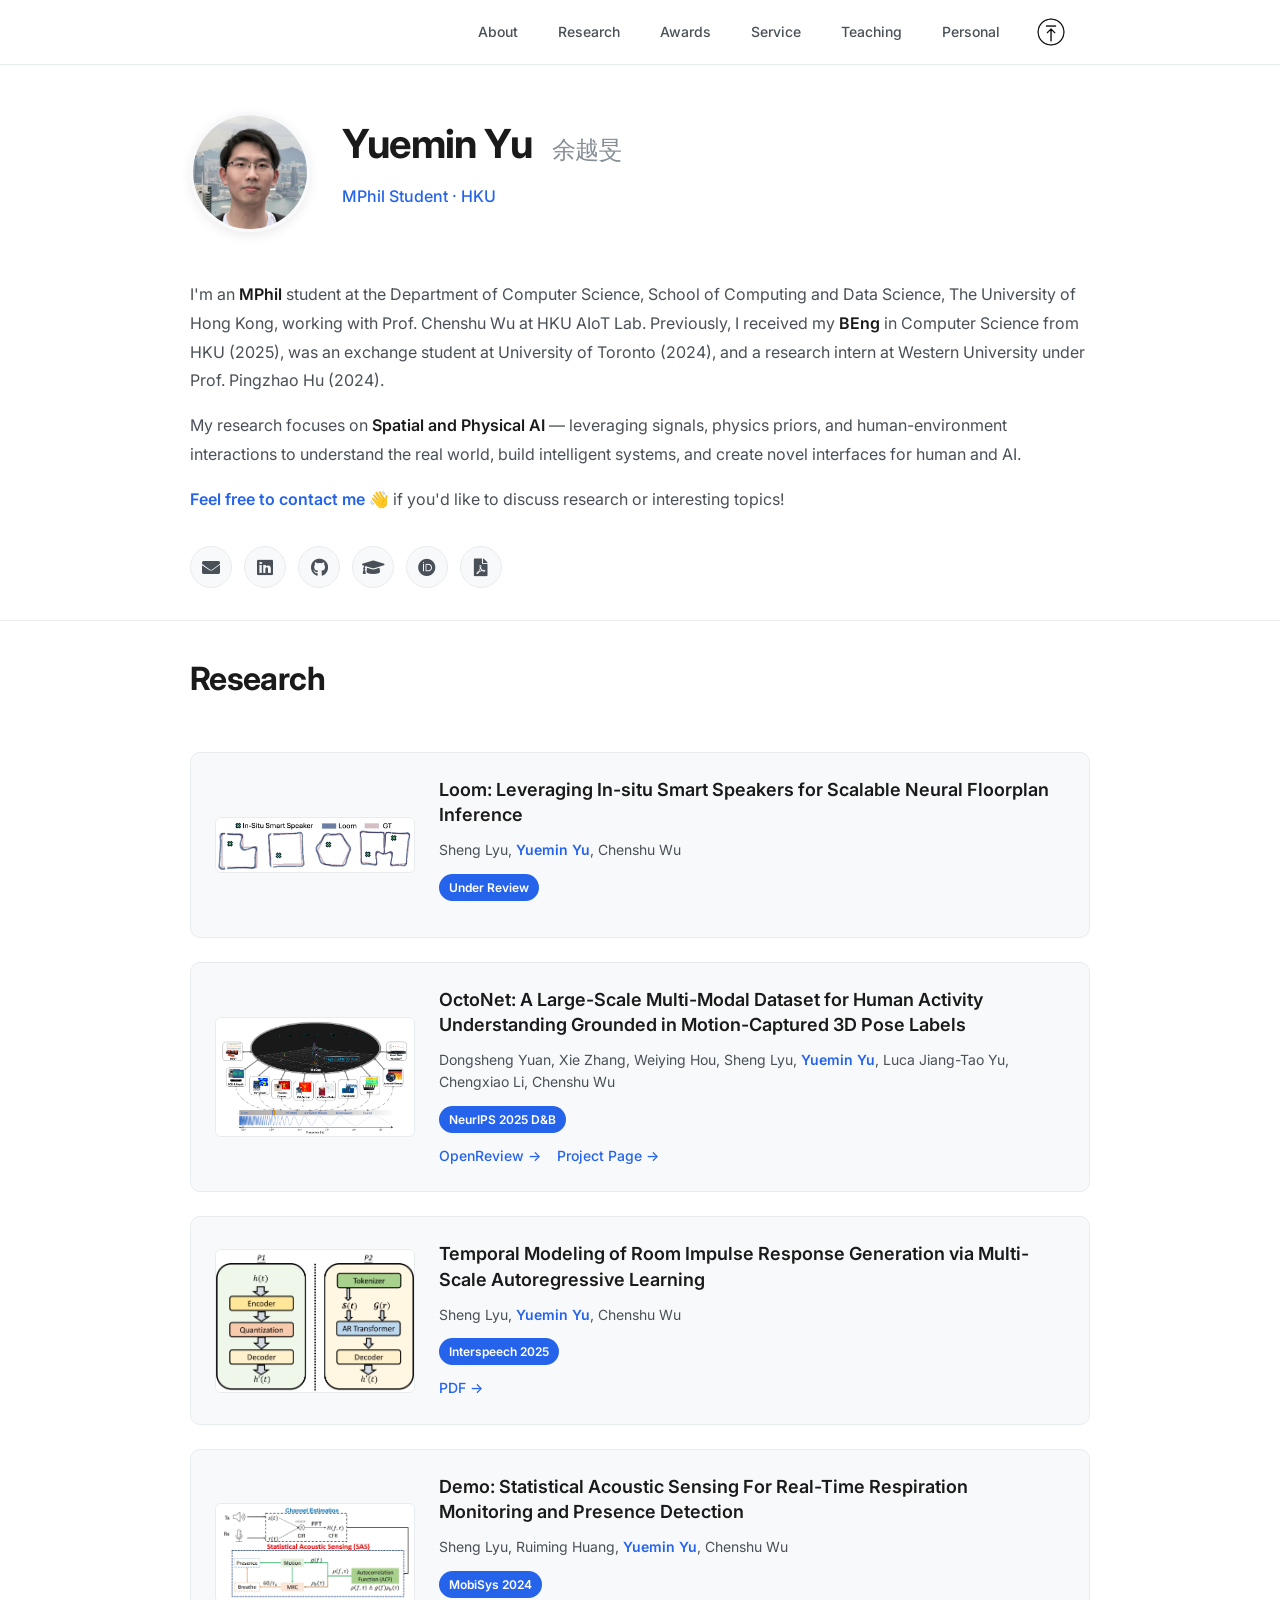
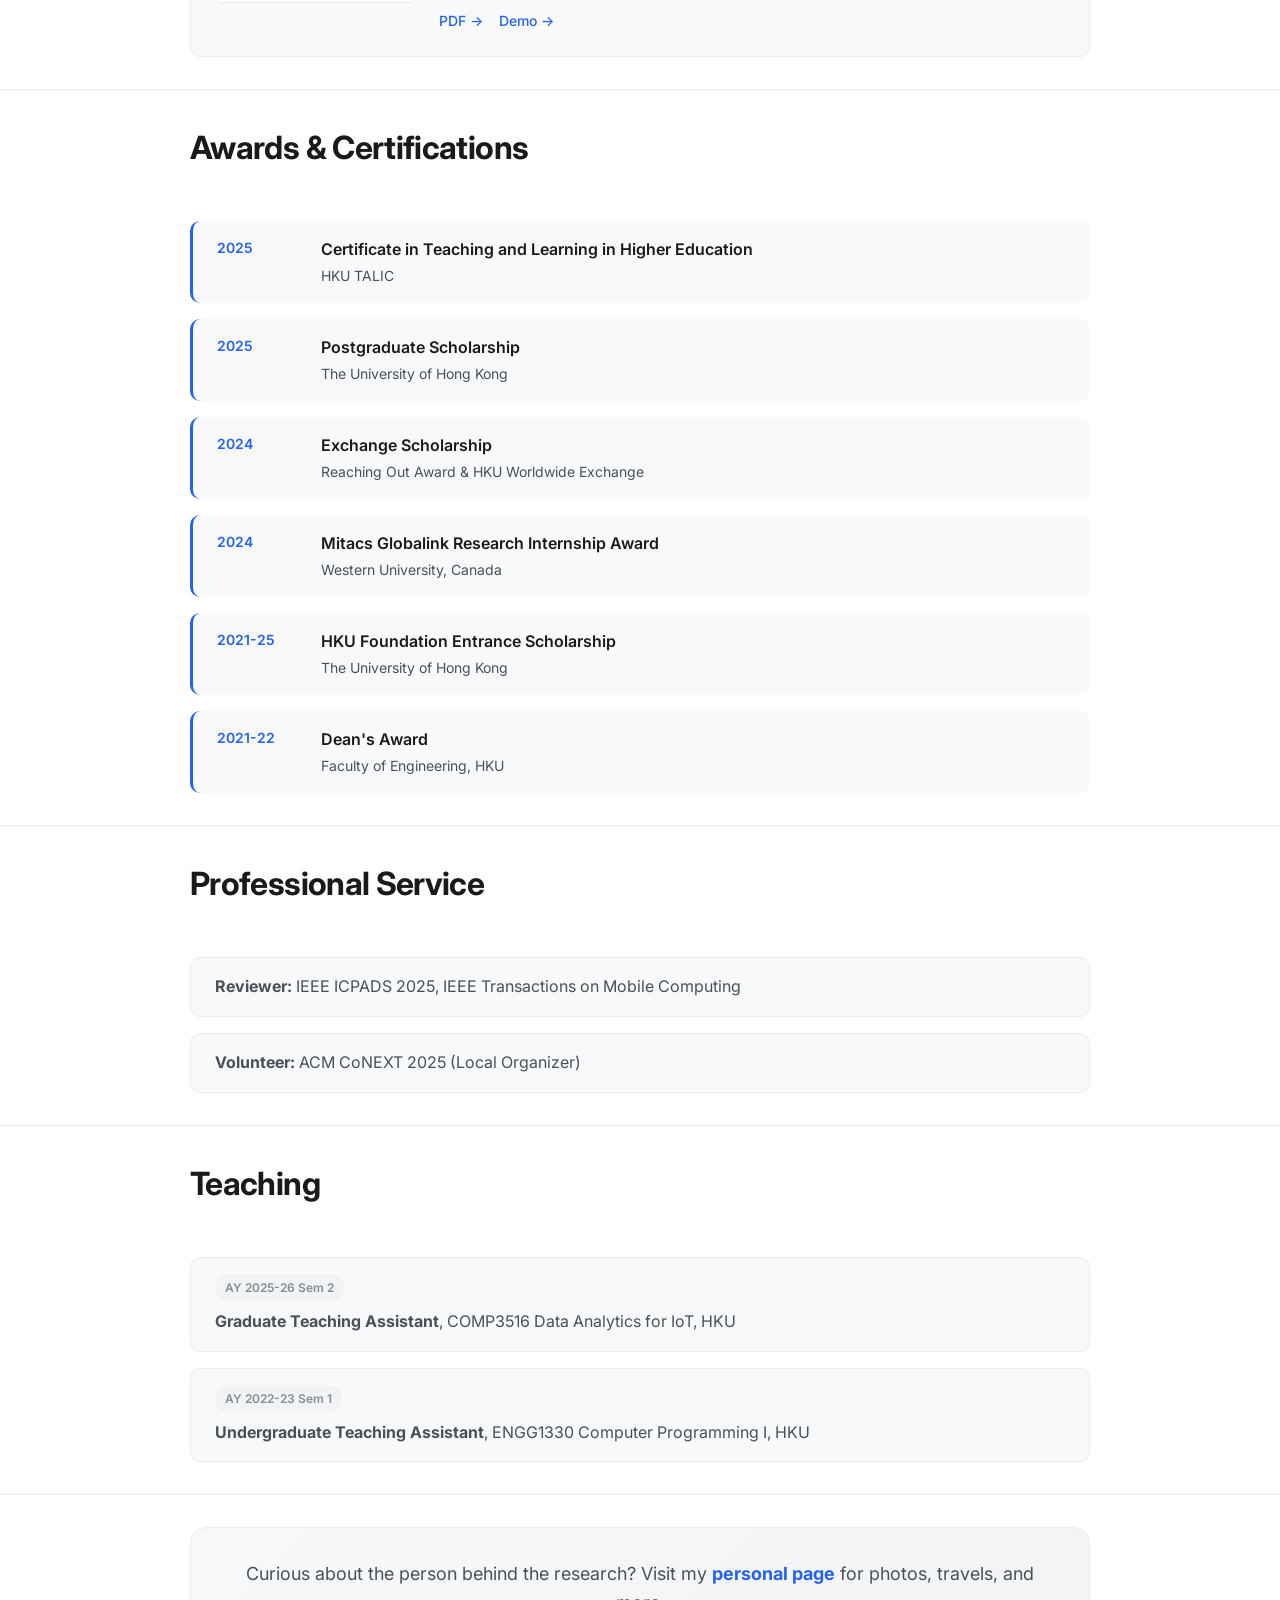
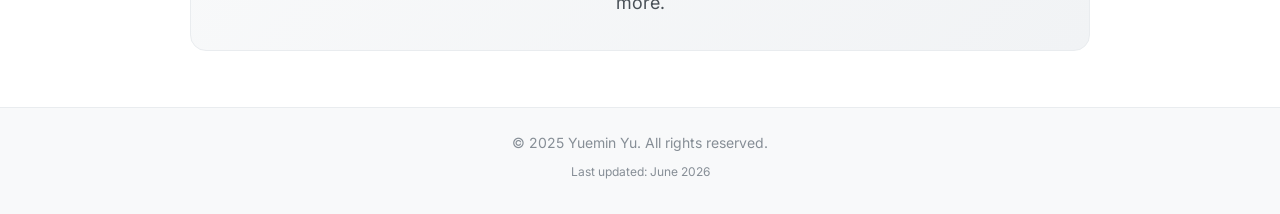
<file: index.html>
<!doctype html>
<html lang="en">
    <head>
        <meta charset="UTF-8" />
        <meta http-equiv="X-UA-Compatible" content="IE=edge" />
        <meta name="viewport" content="width=device-width, initial-scale=1.0" />
        <!-- Primary Meta Tags -->
        <title>Yuemin's Page</title>
        <meta name="title" content="Yuemin's Page" />
        <meta name="description" content="" />

        <!-- Favicon -->
        <link rel="icon" href="/favicon.ico?v=2" type="image/x-icon" />
        <link
            rel="apple-touch-icon"
            sizes="180x180"
            href="assets/favicon/apple-touch-icon.png?v=2"
        />
        <link
            rel="icon"
            type="image/png"
            sizes="32x32"
            href="assets/favicon/favicon-32x32.png?v=2"
        />
        <link
            rel="icon"
            type="image/png"
            sizes="16x16"
            href="assets/favicon/favicon-16x16.png?v=2"
        />
        <link rel="manifest" href="assets/favicon/site.webmanifest?v=2" />

        <!-- Fonts & Icons -->
        <link
            rel="stylesheet"
            href="https://use.fontawesome.com/releases/v5.15.4/css/all.css"
            integrity="sha384-DyZ88mC6Up2uqS4h/KRgHuoeGwBcD4Ng9SiP4dIRy0EXTlnuz47vAwmeGwVChigm"
            crossorigin="anonymous"
        />
        <link rel="preconnect" href="https://fonts.googleapis.com" />
        <link rel="preconnect" href="https://fonts.gstatic.com" crossorigin />
        <link
            href="https://fonts.googleapis.com/css2?family=Inter:wght@300;400;500;600;700&display=swap"
            rel="stylesheet"
        />

        <link rel="stylesheet" href="css/style.css" />
        <link rel="stylesheet" href="css/utilities.css" />
        <link rel="stylesheet" href="css/publication-card.css" />
    </head>
    <body>
        <div class="site-wrapper">
            <!-- Navbar -->
            <nav class="navbar">
                <div class="nav-container">
                    <div class="hamburger">
                        <span class="bar"></span>
                        <span class="bar"></span>
                        <span class="bar"></span>
                    </div>
                    <ul class="nav-menu">
                        <li><a class="nav-link" href="#about">About</a></li>
                        <li>
                            <a class="nav-link" href="#research">Research</a>
                        </li>
                        <li><a class="nav-link" href="#awards">Awards</a></li>
                        <li>
                            <a class="nav-link" href="#services">Service</a>
                        </li>
                        <li>
                            <a class="nav-link" href="#teaching">Teaching</a>
                        </li>
                        <li>
                            <a class="nav-link" href="#personal">Personal</a>
                        </li>
                    </ul>
                    <div class="logo">
                        <a
                            href="#"
                            onclick="
                                window.scrollTo({ top: 0, behavior: 'smooth' });
                                return false;
                            "
                            ><img
                                src="./assets/icons/theme/back-to-the-top-8.png"
                                alt="Back to Top"
                        /></a>
                    </div>
                </div>
            </nav>

            <!-- Hero Section -->
            <header id="about" class="hero">
                <div class="hero-container">
                    <div class="profile-section">
                        <img
                            class="profile-image"
                            src="assets/profile/me.jpg"
                            alt="Yuemin Yu"
                        />
                        <div class="hero-content">
                            <h1 class="hero-title">
                                Yuemin Yu
                                <span class="hero-subtitle">余越旻</span>
                            </h1>
                            <p class="hero-tagline">MPhil Student · HKU</p>
                        </div>
                    </div>

                    <div class="hero-bio">
                        <p>
                            I'm an <strong>MPhil</strong> student at the
                            <a href="https://www.cs.hku.hk/"
                                >Department of Computer Science</a
                            >,
                            <a href="https://www.cds.hku.hk/"
                                >School of Computing and Data Science</a
                            >, The University of Hong Kong, working with
                            <a href="https://cswu.me">Prof. Chenshu Wu</a> at
                            <a href="https://aiot.hku.hk/">HKU AIoT Lab</a>.
                            Previously, I received my <strong>BEng</strong> in
                            Computer Science from HKU (2025), was an exchange
                            student at
                            <a href="https://www.utoronto.ca"
                                >University of Toronto</a
                            >
                            (2024), and a research intern at Western University
                            under
                            <a href="https://phulab.org">Prof. Pingzhao Hu</a>
                            (2024).
                        </p>

                        <p>
                            My research focuses on
                            <strong class="accent-text"
                                >Spatial and Physical AI</strong
                            >
                            — leveraging signals, physics priors, and
                            human-environment interactions to understand the
                            real world, build intelligent systems, and create
                            novel interfaces for human and AI.
                        </p>

                        <p>
                            <span class="accent-text"
                                >Feel free to contact me</span
                            >
                            👋 if you'd like to discuss research or interesting
                            topics!
                        </p>
                    </div>

                    <div class="social-links">
                        <a
                            href="mailto:yuyuemin@connect.hku.hk"
                            class="social-icon"
                            title="Email"
                        >
                            <i class="fas fa-envelope"></i>
                        </a>
                        <a
                            href="https://www.linkedin.com/in/yuemin-yu-63aa1622b"
                            target="_blank"
                            rel="noopener"
                            class="social-icon"
                            title="LinkedIn"
                        >
                            <i class="fab fa-linkedin"></i>
                        </a>
                        <a
                            href="https://github.com/YuyueminAustin"
                            target="_blank"
                            rel="noopener"
                            class="social-icon"
                            title="GitHub"
                        >
                            <i class="fab fa-github"></i>
                        </a>
                        <a
                            href="https://scholar.google.com/citations?user=QToTjaAAAAAJ"
                            target="_blank"
                            rel="noopener"
                            class="social-icon"
                            title="Google Scholar"
                        >
                            <i class="fas fa-graduation-cap"></i>
                        </a>
                        <a
                            href="https://orcid.org/0009-0009-9298-4652"
                            target="_blank"
                            rel="noopener"
                            class="social-icon"
                            title="ORCID"
                        >
                            <i class="fab fa-orcid"></i>
                        </a>
                        <a
                            href="assets/documents/cv/YUEMIN_YU_CV.pdf"
                            target="_blank"
                            class="social-icon"
                            title="CV"
                        >
                            <i class="fas fa-file-pdf"></i>
                        </a>
                    </div>
                </div>
            </header>

            <!-- Research Section -->
            <section id="research" class="section">
                <div class="section-container">
                    <h2 class="section-title">Research</h2>
                    <div class="publications">
                        <article class="publication-item">
                            <div class="pub-thumb">
                                <img
                                    src="assets/research/projects/loom.jpg"
                                    alt="Loom"
                                />
                            </div>
                            <div class="pub-content">
                                <h3 class="pub-title">
                                    Loom: Leveraging In-situ Smart Speakers for
                                    Scalable Neural Floorplan Inference
                                </h3>
                                <p class="pub-authors">
                                    Sheng Lyu,
                                    <strong class="pub-me">Yuemin Yu</strong>,
                                    Chenshu Wu
                                </p>
                                <p class="pub-venue">
                                    <span class="venue-badge"
                                        >Under Review</span
                                    >
                                </p>
                            </div>
                        </article>

                        <article class="publication-item">
                            <div class="pub-thumb">
                                <img
                                    src="assets/research/projects/multi.png"
                                    alt="OctoNet"
                                />
                            </div>
                            <div class="pub-content">
                                <h3 class="pub-title">
                                    OctoNet: A Large-Scale Multi-Modal Dataset
                                    for Human Activity Understanding Grounded in
                                    Motion-Captured 3D Pose Labels
                                </h3>
                                <p class="pub-authors">
                                    Dongsheng Yuan, Xie Zhang, Weiying Hou,
                                    Sheng Lyu,
                                    <strong class="pub-me">Yuemin Yu</strong>,
                                    Luca Jiang-Tao Yu, Chengxiao Li, Chenshu Wu
                                </p>
                                <p class="pub-venue">
                                    <span class="venue-badge"
                                        >NeurIPS 2025 D&B</span
                                    >
                                </p>
                                <div class="pub-links">
                                    <a
                                        href="https://openreview.net/forum?id=z3TftXOizf"
                                        target="_blank"
                                        rel="noopener"
                                        >OpenReview</a
                                    >
                                    <a
                                        href="https://aiot-lab.github.io/OctoNet/"
                                        target="_blank"
                                        rel="noopener"
                                        >Project Page</a
                                    >
                                </div>
                            </div>
                        </article>

                        <article class="publication-item">
                            <div class="pub-thumb">
                                <img
                                    src="assets/research/projects/rir.jpg"
                                    alt="Room Impulse Response"
                                />
                            </div>
                            <div class="pub-content">
                                <h3 class="pub-title">
                                    Temporal Modeling of Room Impulse Response
                                    Generation via Multi-Scale Autoregressive
                                    Learning
                                </h3>
                                <p class="pub-authors">
                                    Sheng Lyu,
                                    <strong class="pub-me">Yuemin Yu</strong>,
                                    Chenshu Wu
                                </p>
                                <p class="pub-venue">
                                    <span class="venue-badge"
                                        >Interspeech 2025</span
                                    >
                                </p>
                                <div class="pub-links">
                                    <a
                                        href="assets/documents/publications/temporal.pdf"
                                        target="_blank"
                                        rel="noopener"
                                        >PDF</a
                                    >
                                </div>
                            </div>
                        </article>

                        <article class="publication-item">
                            <div class="pub-thumb">
                                <img
                                    src="assets/research/projects/vecare.png"
                                    alt="VeCare"
                                />
                            </div>
                            <div class="pub-content">
                                <h3 class="pub-title">
                                    Demo: Statistical Acoustic Sensing For
                                    Real-Time Respiration Monitoring and
                                    Presence Detection
                                </h3>
                                <p class="pub-authors">
                                    Sheng Lyu, Ruiming Huang,
                                    <strong class="pub-me">Yuemin Yu</strong>,
                                    Chenshu Wu
                                </p>
                                <p class="pub-venue">
                                    <span class="venue-badge"
                                        >MobiSys 2024</span
                                    >
                                </p>
                                <div class="pub-links">
                                    <a
                                        href="assets/documents/publications/vecaredemo.pdf"
                                        target="_blank"
                                        rel="noopener"
                                        >PDF</a
                                    >
                                    <a
                                        href="https://youtu.be/1bxpXNwHGv0"
                                        target="_blank"
                                        rel="noopener"
                                        >Demo</a
                                    >
                                </div>
                            </div>
                        </article>
                    </div>
                </div>
            </section>

            <!-- Awards Section -->
            <section id="awards" class="section">
                <div class="section-container">
                    <h2 class="section-title">Awards & Certifications</h2>
                    <div class="awards-list">
                        <div class="award-item">
                            <span class="award-year">2025</span>
                            <div class="award-content">
                                <p class="award-name">
                                    Certificate in Teaching and Learning in
                                    Higher Education
                                </p>
                                <p class="award-org">
                                    <a href="https://talic.hku.hk/"
                                        >HKU TALIC</a
                                    >
                                </p>
                            </div>
                        </div>
                        <div class="award-item">
                            <span class="award-year">2025</span>
                            <div class="award-content">
                                <p class="award-name">
                                    Postgraduate Scholarship
                                </p>
                                <p class="award-org">
                                    The University of Hong Kong
                                </p>
                            </div>
                        </div>
                        <div class="award-item">
                            <span class="award-year">2024</span>
                            <div class="award-content">
                                <p class="award-name">Exchange Scholarship</p>
                                <p class="award-org">
                                    Reaching Out Award & HKU Worldwide Exchange
                                </p>
                            </div>
                        </div>
                        <div class="award-item">
                            <span class="award-year">2024</span>
                            <div class="award-content">
                                <p class="award-name">
                                    Mitacs Globalink Research Internship Award
                                </p>
                                <p class="award-org">
                                    Western University, Canada
                                </p>
                            </div>
                        </div>
                        <div class="award-item">
                            <span class="award-year">2021-25</span>
                            <div class="award-content">
                                <p class="award-name">
                                    HKU Foundation Entrance Scholarship
                                </p>
                                <p class="award-org">
                                    The University of Hong Kong
                                </p>
                            </div>
                        </div>
                        <div class="award-item">
                            <span class="award-year">2021-22</span>
                            <div class="award-content">
                                <p class="award-name">Dean's Award</p>
                                <p class="award-org">
                                    <a href="https://engg.hku.hk"
                                        >Faculty of Engineering, HKU</a
                                    >
                                </p>
                            </div>
                        </div>
                    </div>
                </div>
            </section>

            <!-- Services Section -->
            <section id="services" class="section">
                <div class="section-container">
                    <h2 class="section-title">Professional Service</h2>
                    <div class="service-list">
                        <div class="service-item">
                            <p>
                                <strong>Reviewer:</strong> IEEE ICPADS 2025,
                                IEEE Transactions on Mobile Computing
                            </p>
                        </div>
                        <div class="service-item">
                            <p>
                                <strong>Volunteer:</strong> ACM CoNEXT 2025
                                (Local Organizer)
                            </p>
                        </div>
                    </div>
                </div>
            </section>

            <!-- Teaching Section -->
            <section id="teaching" class="section">
                <div class="section-container">
                    <h2 class="section-title">Teaching</h2>
                    <div class="teaching-list">
                        <div class="teaching-item">
                            <span class="teaching-term">AY 2025-26 Sem 2</span>
                            <p>
                                <strong>Graduate Teaching Assistant</strong>,
                                <a
                                    href="https://comp3516-hku.github.io/comp3516-2026/"
                                    >COMP3516 Data Analytics for IoT</a
                                >, HKU
                            </p>
                        </div>
                        <div class="teaching-item">
                            <span class="teaching-term">AY 2022-23 Sem 1</span>
                            <p>
                                <strong>Undergraduate Teaching Assistant</strong
                                >, ENGG1330 Computer Programming I, HKU
                            </p>
                        </div>
                    </div>
                </div>
            </section>

            <!-- Personal Section -->
            <section id="personal" class="section">
                <div class="section-container">
                    <div class="misc-card">
                        <p>
                            Curious about the person behind the research? Visit
                            my
                            <a href="/personal.html"
                                ><strong>personal page</strong></a
                            >
                            for photos, travels, and more.
                        </p>
                    </div>
                </div>
            </section>
        </div>

        <!-- Footer -->
        <footer class="footer">
            <div class="footer-container">
                <p>&copy; 2025 Yuemin Yu. All rights reserved.</p>
                <p class="footer-meta">Last updated: June 2026</p>
            </div>
        </footer>

        <script src="js/script.js"></script>
    </body>
</html>
</file>
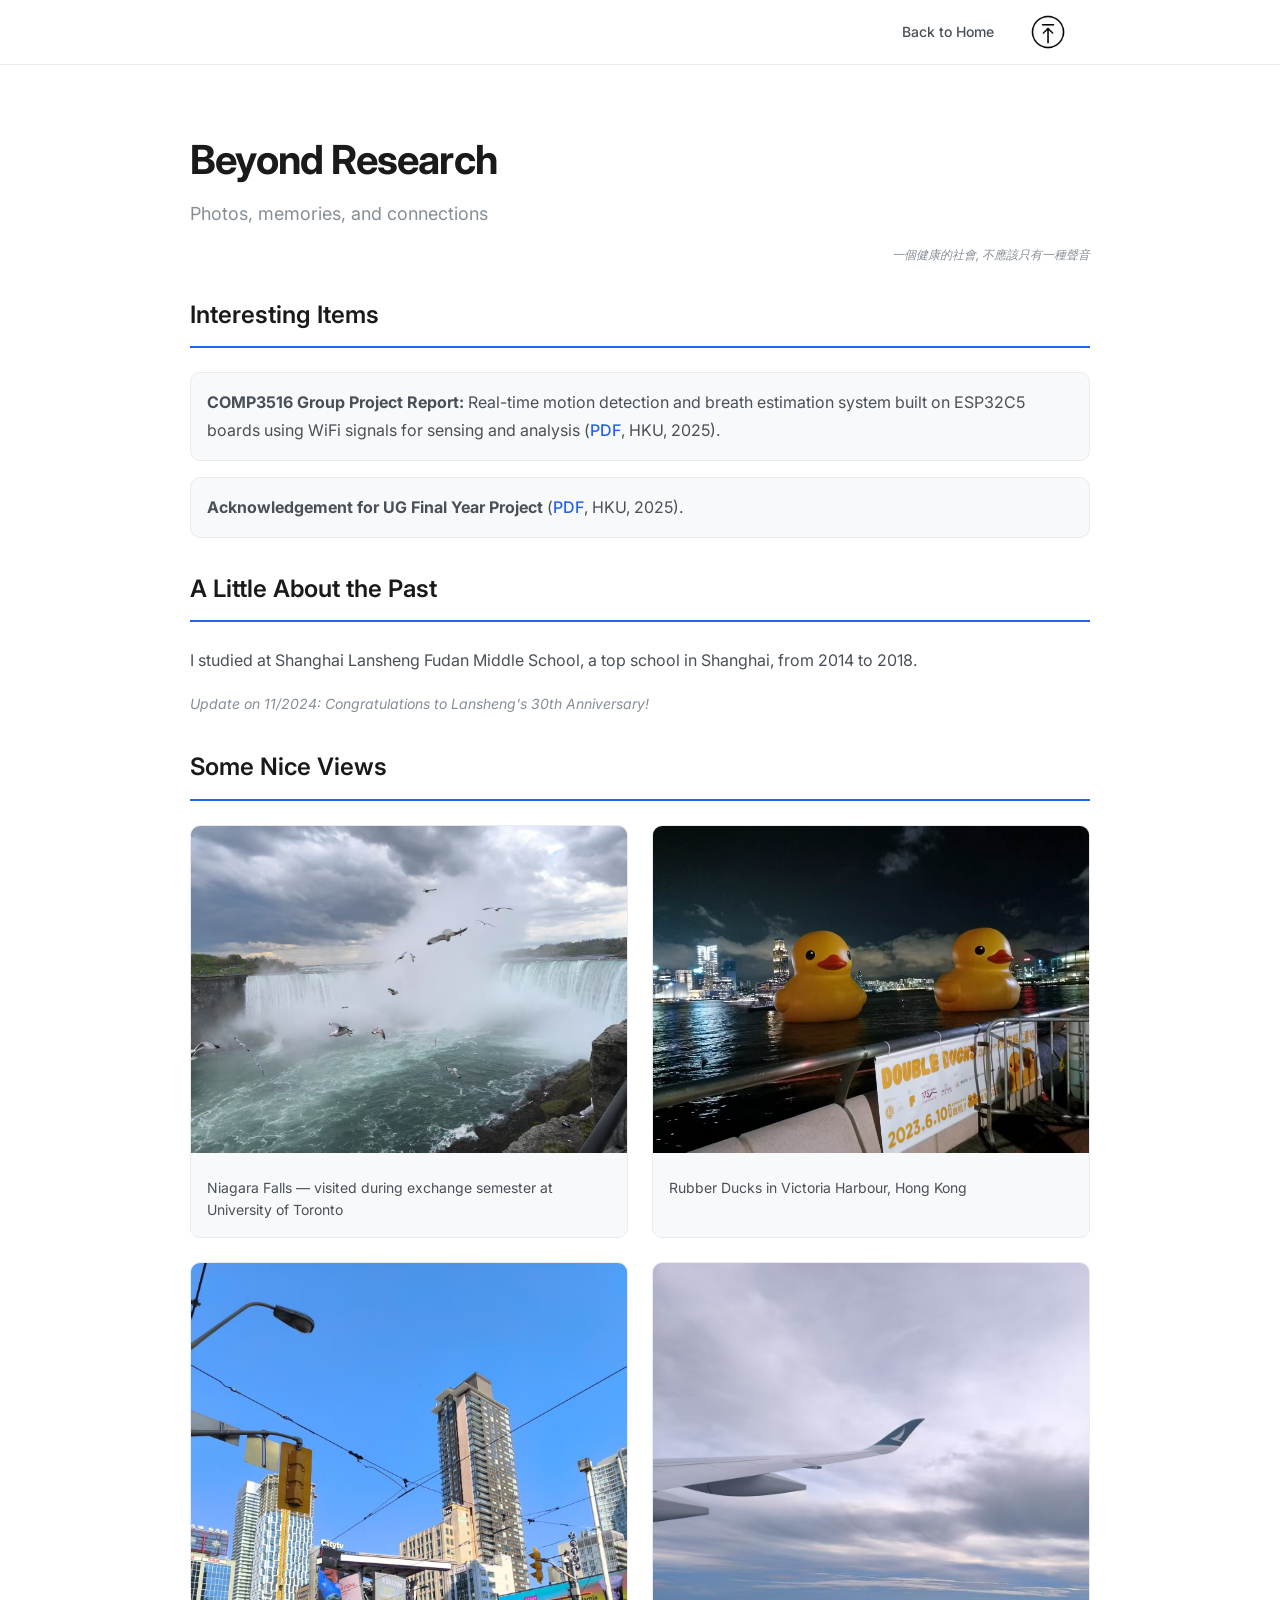
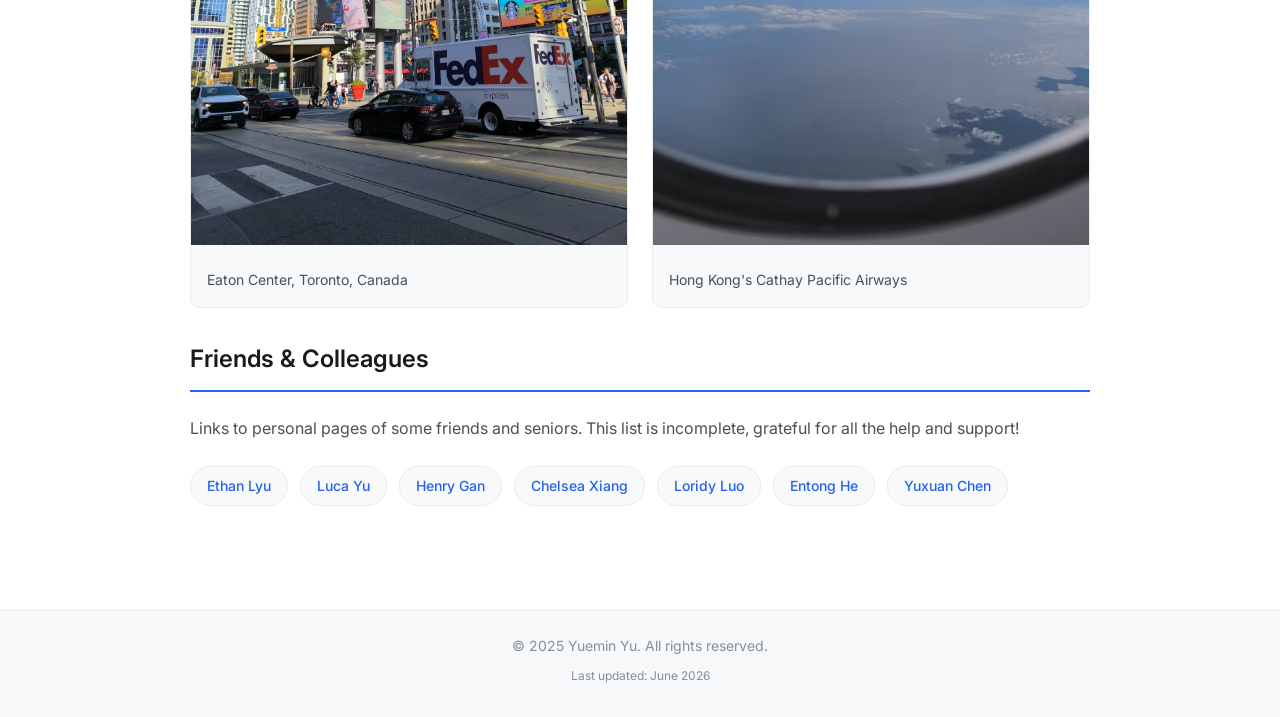
<file: personal.html>
<!DOCTYPE html>
<html lang="en">
  <head>
    <meta charset="UTF-8" />
    <meta http-equiv="X-UA-Compatible" content="IE=edge" />
    <meta name="viewport" content="width=device-width, initial-scale=1.0" />
    <!-- Primary Meta Tags -->
    <title>Yuemin's Page</title>
    <meta name="title" content="Yuemin's Page" />
    <meta name="description" content="" />

    <!-- Favicon -->
    <link rel="icon" href="/favicon.ico?v=2" type="image/x-icon">
    <link rel="apple-touch-icon" sizes="180x180" href="assets/favicon/apple-touch-icon.png?v=2">
    <link rel="icon" type="image/png" sizes="32x32" href="assets/favicon/favicon-32x32.png?v=2">
    <link rel="icon" type="image/png" sizes="16x16" href="assets/favicon/favicon-16x16.png?v=2">
    <link rel="manifest" href="assets/favicon/site.webmanifest?v=2">

    <!-- Fonts & Icons -->
    <link rel="stylesheet" href="https://use.fontawesome.com/releases/v5.15.4/css/all.css" integrity="sha384-DyZ88mC6Up2uqS4h/KRgHuoeGwBcD4Ng9SiP4dIRy0EXTlnuz47vAwmeGwVChigm" crossorigin="anonymous" />
    <link rel="preconnect" href="https://fonts.googleapis.com">
    <link rel="preconnect" href="https://fonts.gstatic.com" crossorigin>
    <link href="https://fonts.googleapis.com/css2?family=Inter:wght@300;400;500;600;700&display=swap" rel="stylesheet">

    <link rel="stylesheet" href="css/style.css" />
    <link rel="stylesheet" href="css/utilities.css" />
    <link rel="stylesheet" href="css/personal.css" />
  </head>
  <body>
    <!-- Navbar -->
    <nav class="navbar navbar-personal">
      <div class="nav-container">
        <div class="hamburger">
          <span class="bar"></span>
          <span class="bar"></span>
          <span class="bar"></span>
        </div>
        <ul class="nav-menu">
          <li><a class="nav-link" href="/">Back to Home</a></li>
        </ul>
        <div class="logo logo-right">
          <a href="#" onclick="window.scrollTo({top: 0, behavior: 'smooth'}); return false;"><img src="./assets/icons/theme/back-to-the-top-8.png" alt="Back to Top" /></a>
        </div>
      </div>
    </nav>

    <!-- Personal Page Content -->
    <section class="personal-page">
      <div class="personal-container">
         <h1 class="personal-title">Beyond Research</h1>
         <p class="personal-subtitle">Photos, memories, and connections                <div class="personal-section personal-note-section">
                   <p class="motto">一個健康的社會, 不應該只有一種聲音</p>
                 </div></p>

        <!-- Interesting Items -->
        <div class="personal-section">
          <h2 class="personal-section-title">Interesting Items</h2>
          <div class="personal-list">
            <div class="personal-item">
              <p><strong>COMP3516 Group Project Report:</strong> Real-time motion detection and breath estimation system built on ESP32C5 boards using WiFi signals for sensing and analysis (<a href="interesting/COMP3516_Group_Project_Report.pdf" target="_blank" rel="noopener">PDF</a>, HKU, 2025).</p>
            </div>
            <div class="personal-item">
              <p><strong>Acknowledgement for UG Final Year Project</strong> (<a href="assets/documents/reports/FYP.pdf" target="_blank" rel="noopener">PDF</a>, HKU, 2025).</p>
            </div>
          </div>
        </div>

        <!-- About -->
        <div class="personal-section">
          <h2 class="personal-section-title">A Little About the Past</h2>
          <p class="personal-text">I studied at Shanghai Lansheng Fudan Middle School, a top school in Shanghai, from 2014 to 2018.</p>
          <p class="personal-text personal-update">Update on 11/2024: Congratulations to Lansheng's 30th Anniversary!</p>
        </div>

        <!-- Photo Gallery -->
        <div class="personal-section">
          <h2 class="personal-section-title">Some Nice Views</h2>
          <div class="gallery">
            <div class="gallery-item">
              <img src="assets/personal/gallery/niagara.jpg" alt="Niagara Falls">
              <p class="gallery-caption">Niagara Falls — visited during exchange semester at University of Toronto</p>
            </div>
            <div class="gallery-item">
              <img src="assets/personal/gallery/ducks.jpg" alt="Rubber Ducks">
              <p class="gallery-caption">Rubber Ducks in Victoria Harbour, Hong Kong</p>
            </div>
            <div class="gallery-item">
              <img src="assets/personal/gallery/eaton.jpg" alt="Eaton Center">
              <p class="gallery-caption">Eaton Center, Toronto, Canada</p>
            </div>
            <div class="gallery-item">
              <img src="assets/personal/gallery/cathay.jpg" alt="Cathay Pacific">
              <p class="gallery-caption">Hong Kong's Cathay Pacific Airways</p>
            </div>
          </div>
        </div>

        <!-- Friends -->
        <div class="personal-section">
          <h2 class="personal-section-title">Friends & Colleagues</h2>
          <p class="personal-intro">Links to personal pages of some friends and seniors. This list is incomplete, grateful for all the help and support!</p>
          <div class="friends-grid">
            <a href="https://research.ethanlyu.top/" target="_blank" rel="noopener" class="friend-link">Ethan Lyu</a>
            <a href="https://1ucayu.github.io/" target="_blank" rel="noopener" class="friend-link">Luca Yu</a>
            <a href="https://linkedin.com/in/jiahao-gan" target="_blank" rel="noopener" class="friend-link">Henry Gan</a>
            <a href="https://www.linkedin.com/in/chelsea-xiang/" target="_blank" rel="noopener" class="friend-link">Chelsea Xiang</a>
            <a href="https://linkedin.com/in/loridy-luo-012ab021b" target="_blank" rel="noopener" class="friend-link">Loridy Luo</a>
            <a href="https://heentong.github.io" target="_blank" rel="noopener" class="friend-link">Entong He</a>
            <a href="https://dennis-yxchen.github.io/" target="_blank" rel="noopener" class="friend-link">Yuxuan Chen</a>
          </div>
        </div>

        <!-- Note -->
      </div>
    </section>

    <!-- Footer -->
    <footer class="footer">
      <div class="footer-container">
        <p>&copy; 2025 Yuemin Yu. All rights reserved.</p>
        <p class="footer-meta">Last updated: June 2026</p>
      </div>
    </footer>

    <script src="js/script.js"></script>
  </body>
</html>
</file>
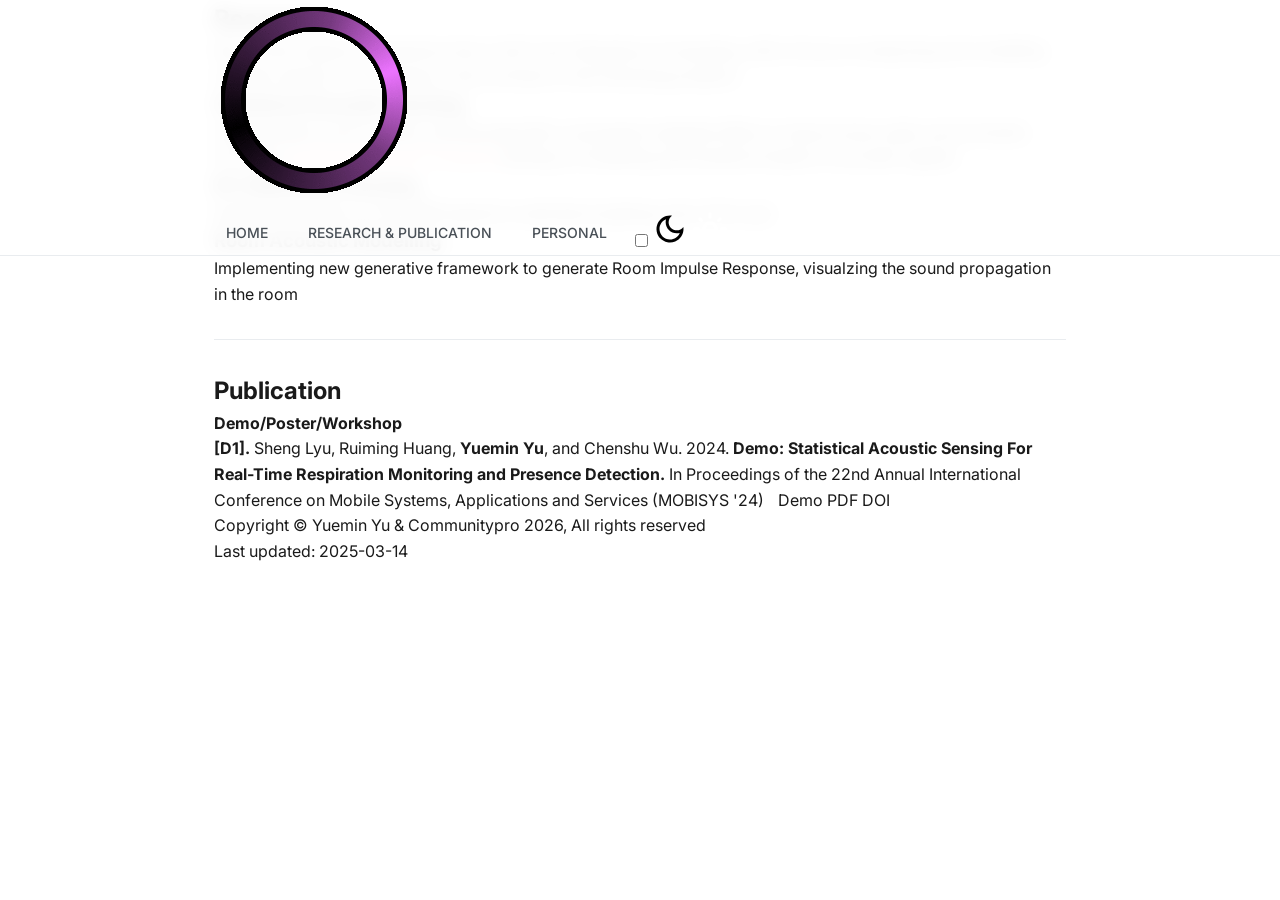
<file: research.html>
<!DOCTYPE html>
<html lang="en">
  <head>
    <meta charset="UTF-8" />
    <meta http-equiv="X-UA-Compatible" content="IE=edge" />
    <meta name="viewport" content="width=device-width, initial-scale=1.0" />
    <!-- Primary Meta Tags -->
    <title>Yuemin's Personal Page</title>
    <meta name="title" content="Yuemin's Personal Page" />
    <meta name="description" content="" />

    <!-- Open Graph / Facebook -->
    <meta property="og:type" content="website" />
    <meta property="og:url" content="https://github.com/CommunityPro/portfolio-html" />
    <meta property="og:title" content="Portfolio Template - Open source" />
    <meta property="og:description" content="Build or customize your portfolio website using this super easy template. Free to use if you are a member of the community or a contributor to this project" />
    <meta property="og:image" content="https://user-images.githubusercontent.com/62628408/150613011-b78a7f5a-0af1-4312-aab0-0022e7258693.png" />

    <!-- Twitter -->
    <meta property="twitter:card" content="summary_large_image" />
    <meta property="twitter:url" content="https://github.com/CommunityPro/portfolio-html" />
    <meta property="twitter:title" content="Portfolio Template - Open source" />
    <meta property="twitter:description" content="Build or customize your portfolio website using this super easy template. Free to use if you are a member of the community or a contributor to this project" />
    <meta property="twitter:image" content="https://user-images.githubusercontent.com/62628408/150613011-b78a7f5a-0af1-4312-aab0-0022e7258693.png" />

    <!-- Favicon -->
    <link rel="icon" href="/favicon.ico?v=2" type="image/x-icon">
    <link rel="apple-touch-icon" sizes="180x180" href="assets/favicon/apple-touch-icon.png?v=2">
    <link rel="icon" type="image/png" sizes="32x32" href="assets/favicon/favicon-32x32.png?v=2">
    <link rel="icon" type="image/png" sizes="16x16" href="assets/favicon/favicon-16x16.png?v=2">
    <link rel="manifest" href="assets/favicon/site.webmanifest?v=2">

    <!-- Link -->
    <link rel="stylesheet" href="https://use.fontawesome.com/releases/v5.15.4/css/all.css" integrity="sha384-DyZ88mC6Up2uqS4h/KRgHuoeGwBcD4Ng9SiP4dIRy0EXTlnuz47vAwmeGwVChigm" crossorigin="anonymous" />
    <link rel="stylesheet" href="css/style.css" />
    <link rel="stylesheet" href="css/utilities.css" />
  </head>
  <body>
    <header id="hero">
      <!-- Navbar -->
      <nav class="navbar">
        <div class="container">
          <!-- Logo -->
          <h1 id="logo">
            <a href="/"
              ><img src="./assets/logo.gif" alt="Your Logo"
            /></a>
          </h1>
          <!-- Navbar links -->
          <ul class="nav-menu">
            <li><a class="nav-link" href="/">HOME</a></li>
            <li><a class="nav-link" href="#">RESEARCH & PUBLICATION</a></li>
            <li><a class="nav-link" href="/personal.html">PERSONAL</a></li>            

            <!-- Toggle switch -->
            <div class="theme-switch">
              <input type="checkbox" id="switch" />
              <label class="toggle-icons" for="switch">
                <img class="moon" src="assets/moon.svg" />
                <img class="sun" src="assets/sun.svg" />
              </label>
            </div>
            <!-- Hamburger menu -->
          </ul>
          <div class="hamburger">
            <span class="bar"></span>
            <span class="bar"></span>
            <span class="bar"></span>
          </div>
        </div>
      </nav>
    </header>

    <!-- Projects -->
    <section id="projects" class="project-container container">
      <div class="content-text">
        <h2>Research</h2>
        <p>My current research experience lies in AIoT and Ubiquitous Computing, with a focus on analyzing and modelling
          wireless
          signals. I am working / have worked on the following projects:</p>
      </div>
    
      <article class="project">
        <!-- Project 1 -->
        <div href="" class="card">
          <div class="project-info">
            <div class="project-bio">
              <h3>Statistical Acoustic Sensing</h3>
              <ul>
                <li>Implemented novel acoustic sensing algorithm, leveraged multipath effect in indoor/close cabin
                  environments</li>
                <li>Provided <span style="color:#ee5f5b">ubiquitous and non-invasive</span> sensing on breathing and
                  presence based on acoustic signals</li>
              </ul>
            </div>
            <div class="project-link">
            </div>
          </div>
        </div>
    
        <!-- Project 2 -->
        <div href="" class="card">
          <div class="project-info">
            <div class="project-bio">
              <h3>IR-UWB Radar Sensing</h3>
              <ul>
                <li>Applied algorithms on IR-UWB signals to estimate breathing rate of the user</li>
              </ul>
            </div>
    
            <div class="project-link">
            </div>
          </div>
        </div>
    
        <!-- Porject 3 -->
        <div href="" class="card">
          <div class="project-info">
            <div class="project-bio">
              <h3>Room Acoustic Modelling</h3>
              <ul>
                <li>Implementing new generative framework to generate Room Impulse Response,
                  visualzing the sound propagation in the room</li>
                </li>
              </ul>
            </div>
    
            <div class="project-link">
            </div>
          </div>
        </div>
    </section>

    <!-- Publications -->
     <section id="publication" class="container">
            <div class="division"></div>
            <div class="content-text">
              <h2>Publication</h2>
              <div class="pub-section">
              <h4>Demo/Poster/Workshop</h4>
              <ul class="publication-list">
                <li>
                  <strong class="pub-order">[D1].</strong> Sheng Lyu, Ruiming Huang, <strong>Yuemin Yu</strong>, and Chenshu Wu. 2024. <strong>Demo: Statistical Acoustic Sensing For Real-Time Respiration
                  Monitoring and Presence Detection.</strong> In Proceedings of the 22nd Annual International Conference on Mobile Systems,
                  Applications and Services (MOBISYS '24) <span style="margin: 0.3rem;"></span>
                    <a href="https://youtu.be/1bxpXNwHGv0?si=1LY6nf2V-2FU37xz" class="pubbtn btn_demo">Demo</a>
                    <a href="assets/mobisysdemo.pdf" class="pubbtn btn_pdf">PDF</a>
                    <a href="https://doi.org/10.1145/3643832.3661846" class="pubbtn btn_doi">DOI</a>
                </li>
              </ul>
              </div>
     </section>

    <!-- Footer -->
    <footer id="footer">
      <div class="container">
        <!-- Attribution -->
        <p>Copyright &copy; Yuemin Yu & Communitypro <span id="datee"></span>, All rights reserved</p>
        <p>Last updated: 2025-03-14</p>
      </div>
    </footer>
    
    <script src="js/script.js"></script>
  </body>
</html>
</file>
<file: css/style.css>
/* ========================================
   MODERN ACADEMIC WEBSITE - MAIN STYLES
   ======================================== */

@import url('https://fonts.googleapis.com/css2?family=Inter:wght@300;400;500;600;700&display=swap');

/* CSS Variables */
:root {
  /* Colors */
  --bg-primary: #ffffff;
  --bg-secondary: #f8f9fa;
  --bg-tertiary: #f1f3f5;
  --text-primary: #1a1a1a;
  --text-secondary: #495057;
  --text-muted: #868e96;
  --accent-primary: #2563eb;
  --accent-secondary: #3b82f6;
  --border-color: #e9ecef;
  --shadow-sm: 0 1px 3px rgba(0, 0, 0, 0.06);
  --shadow-md: 0 4px 12px rgba(0, 0, 0, 0.08);
  --shadow-lg: 0 8px 24px rgba(0, 0, 0, 0.1);

  /* Typography */
  --font-main: 'Inter', -apple-system, BlinkMacSystemFont, sans-serif;
  --font-size-xs: 0.75rem;
  --font-size-sm: 0.875rem;
  --font-size-base: 1rem;
  --font-size-lg: 1.125rem;
  --font-size-xl: 1.25rem;
  --font-size-2xl: 1.5rem;
  --font-size-3xl: 2rem;
  --font-size-4xl: 2.5rem;

  /* Spacing */
  --spacing-xs: 0.5rem;
  --spacing-sm: 0.75rem;
  --spacing-md: 1rem;
  --spacing-lg: 1.5rem;
  --spacing-xl: 2rem;
  --spacing-2xl: 3rem;
  --spacing-3xl: 4rem;

  /* Layout */
  --max-width: 900px;
  --max-width-wide: 1100px;
  --radius-sm: 6px;
  --radius-md: 10px;
  --radius-lg: 16px;
}

/* Dark Mode */
[data-theme="dark"] {
  --bg-primary: #0a0a0a;
  --bg-secondary: #141414;
  --bg-tertiary: #1e1e1e;
  --text-primary: #f8f9fa;
  --text-secondary: #adb5bd;
  --text-muted: #6c757d;
  --border-color: #2d2d2d;
  --shadow-sm: 0 1px 3px rgba(0, 0, 0, 0.3);
  --shadow-md: 0 4px 12px rgba(0, 0, 0, 0.4);
  --shadow-lg: 0 8px 24px rgba(0, 0, 0, 0.5);
}

/* Reset & Base */
*, *::before, *::after {
  box-sizing: border-box;
  margin: 0;
  padding: 0;
}

html {
  scroll-behavior: smooth;
  font-size: 16px;
}

body {
  font-family: var(--font-main);
  background: var(--bg-primary);
  color: var(--text-primary);
  line-height: 1.6;
  -webkit-font-smoothing: antialiased;
  -moz-osx-font-smoothing: grayscale;
  min-height: 100vh;
  display: flex;
  flex-direction: column;
}

.site-wrapper {
  flex: 1;
}

a {
  color: inherit;
  text-decoration: none;
  transition: color 0.2s ease;
}

a:hover {
  color: var(--accent-primary);
}

img {
  max-width: 100%;
  height: auto;
}

ul, ol {
  list-style: none;
}

/* ========================================
   NAVBAR
   ======================================== */
.navbar {
  position: fixed;
  top: 0;
  left: 0;
  right: 0;
  z-index: 100;
  background: rgba(255, 255, 255, 0.9);
  backdrop-filter: blur(10px);
  border-bottom: 1px solid var(--border-color);
}

[data-theme="dark"] .navbar {
  background: rgba(10, 10, 10, 0.9);
}

.nav-container {
  max-width: var(--max-width);
  margin: 0 auto;
  padding: 0 var(--spacing-lg);
  height: 64px;
  display: flex;
  align-items: center;
  justify-content: flex-end;
  gap: var(--spacing-lg);
}

.nav-container .hamburger {
  margin-right: 0;
}

.logo a {
  display: flex;
  align-items: center;
}

.logo img {
  height: 30px;
  width: auto;
  transition: transform 0.2s ease;
}

.logo:hover img {
  transform: scale(1.05);
}

.nav-menu {
  display: flex;
  align-items: center;
  gap: var(--spacing-md);
}

.nav-link {
  font-size: var(--font-size-sm);
  font-weight: 500;
  color: var(--text-secondary);
  padding: var(--spacing-xs) var(--spacing-sm);
  border-radius: var(--radius-sm);
  transition: all 0.2s ease;
  position: relative;
}

.nav-link:hover {
  color: var(--accent-primary);
  background: var(--bg-secondary);
}

.nav-link::after {
  content: '';
  position: absolute;
  bottom: -4px;
  left: 50%;
  transform: translateX(-50%) scaleX(0);
  width: 20px;
  height: 2px;
  background: var(--accent-primary);
  transition: transform 0.2s ease;
}

.nav-link:hover::after {
  transform: translateX(-50%) scaleX(1);
}

.hamburger {
  display: none;
  flex-direction: column;
  gap: 5px;
  cursor: pointer;
  padding: var(--spacing-xs);
}

.bar {
  width: 24px;
  height: 2px;
  background: var(--text-primary);
  border-radius: 2px;
  transition: all 0.3s ease;
}

/* ========================================
   HERO SECTION
   ======================================== */
.hero {
  padding: calc(64px + var(--spacing-2xl)) var(--spacing-lg) var(--spacing-xl);
}

.hero-container {
  max-width: var(--max-width);
  width: 100%;
  margin: 0 auto;
}

.profile-section {
  display: flex;
  align-items: flex-start;
  gap: var(--spacing-xl);
  margin-bottom: var(--spacing-2xl);
}

.profile-section .profile-image {
  flex-shrink: 0;
}

.profile-section .hero-content {
  flex: 1;
  min-width: 0;
}

.profile-image {
  width: 120px;
  height: 120px;
  border-radius: 50%;
  object-fit: cover;
  box-shadow: var(--shadow-md);
  border: 3px solid var(--bg-secondary);
  transition: transform 0.3s ease, box-shadow 0.3s ease;
}

.profile-image:hover {
  transform: scale(1.03);
  box-shadow: var(--shadow-lg);
}

.hero-content {
  flex: 1;
}

.hero-title {
  font-size: var(--font-size-4xl);
  font-weight: 700;
  color: var(--text-primary);
  margin-bottom: var(--spacing-xs);
  letter-spacing: -0.02em;
}

.hero-title .hero-subtitle {
  font-size: var(--font-size-2xl);
  color: var(--text-muted);
  font-weight: 400;
  margin-left: var(--spacing-sm);
}

.hero-tagline {
  font-size: var(--font-size-base);
  color: var(--accent-primary);
  font-weight: 500;
}

.hero-bio {
  margin-bottom: var(--spacing-xl);
}

.hero-bio p {
  font-size: var(--font-size-base);
  color: var(--text-secondary);
  line-height: 1.8;
  margin-bottom: var(--spacing-md);
}

.hero-bio p:last-child {
  margin-bottom: 0;
}

.hero-bio strong {
  font-weight: 600;
  color: var(--text-primary);
}

.accent-text {
  color: var(--accent-primary);
  font-weight: 600;
}

.social-links {
  display: flex;
  gap: var(--spacing-sm);
}

.social-icon {
  display: flex;
  align-items: center;
  justify-content: center;
  width: 42px;
  height: 42px;
  background: var(--bg-secondary);
  border-radius: 50%;
  color: var(--text-secondary);
  font-size: var(--font-size-lg);
  transition: all 0.2s ease;
  border: 1px solid var(--border-color);
}

.social-icon:hover {
  background: var(--accent-primary);
  color: white;
  border-color: var(--accent-primary);
  transform: translateY(-2px);
}

/* ========================================
   SECTIONS
   ======================================== */
.section {
  padding: var(--spacing-xl) var(--spacing-lg);
  border-top: 1px solid var(--border-color);
}

.section-container {
  max-width: var(--max-width);
  margin: 0 auto;
}

.section-title {
  font-size: var(--font-size-3xl);
  font-weight: 700;
  color: var(--text-primary);
  margin-bottom: var(--spacing-2xl);
  letter-spacing: -0.02em;
}

/* ========================================
   PUBLICATIONS
   ======================================== */
.publications {
  display: flex;
  flex-direction: column;
  gap: var(--spacing-lg);
}

.publication-item {
  display: flex;
  align-items: center;
  gap: var(--spacing-lg);
  padding: var(--spacing-lg);
  background: var(--bg-secondary);
  border-radius: var(--radius-md);
  border: 1px solid var(--border-color);
  transition: all 0.2s ease;
}

.publication-item:hover {
  border-color: var(--accent-secondary);
  box-shadow: var(--shadow-md);
  transform: translateY(-1px);
}

.pub-thumb {
  flex-shrink: 0;
  width: 200px;
  border-radius: var(--radius-sm);
  overflow: hidden;
  background: var(--bg-tertiary);
  border: 1px solid var(--border-color);
}

.pub-thumb img {
  width: 100%;
  height: auto;
  display: block;
}

.pub-content {
  flex: 1;
  min-width: 0;
}

.pub-title {
  font-size: var(--font-size-lg);
  font-weight: 600;
  color: var(--text-primary);
  margin-bottom: var(--spacing-sm);
  line-height: 1.4;
}

.pub-authors {
  font-size: var(--font-size-sm);
  color: var(--text-secondary);
  margin-bottom: var(--spacing-sm);
}

.pub-me {
  color: var(--accent-primary);
  font-weight: 600;
}

.pub-venue {
  margin-bottom: var(--spacing-sm);
}

.venue-badge {
  display: inline-block;
  font-size: var(--font-size-xs);
  font-weight: 600;
  padding: 4px 10px;
  background: var(--accent-primary);
  color: white;
  border-radius: 20px;
}

.pub-links {
  display: flex;
  gap: var(--spacing-md);
  flex-wrap: wrap;
}

.pub-links a {
  font-size: var(--font-size-sm);
  font-weight: 500;
  color: var(--accent-primary);
  position: relative;
}

.pub-links a::after {
  content: '→';
  margin-left: 4px;
  transition: transform 0.2s ease;
  display: inline-block;
}

.pub-links a:hover::after {
  transform: translateX(4px);
}

/* ========================================
   AWARDS
   ======================================== */
.awards-list {
  display: flex;
  flex-direction: column;
  gap: var(--spacing-md);
}

.award-item {
  display: flex;
  gap: var(--spacing-lg);
  padding: var(--spacing-md) var(--spacing-lg);
  background: var(--bg-secondary);
  border-radius: var(--radius-md);
  border-left: 3px solid var(--accent-primary);
  transition: all 0.2s ease;
}

.award-item:hover {
  background: var(--bg-tertiary);
  transform: translateX(4px);
}

.award-year {
  flex-shrink: 0;
  font-size: var(--font-size-sm);
  font-weight: 600;
  color: var(--accent-primary);
  min-width: 80px;
}

.award-content {
  flex: 1;
}

.award-name {
  font-weight: 600;
  color: var(--text-primary);
  margin-bottom: 2px;
}

.award-org {
  font-size: var(--font-size-sm);
  color: var(--text-secondary);
}

/* ========================================
   SERVICE & TEACHING
   ======================================== */
.service-list,
.teaching-list {
  display: flex;
  flex-direction: column;
  gap: var(--spacing-md);
}

.service-item,
.teaching-item {
  padding: var(--spacing-md) var(--spacing-lg);
  background: var(--bg-secondary);
  border-radius: var(--radius-md);
  border: 1px solid var(--border-color);
  transition: all 0.2s ease;
}

.service-item:hover,
.teaching-item:hover {
  border-color: var(--accent-secondary);
}

.service-item p,
.teaching-item p {
  color: var(--text-secondary);
}

.teaching-term {
  display: inline-block;
  font-size: var(--font-size-xs);
  font-weight: 600;
  padding: 4px 10px;
  background: var(--bg-tertiary);
  color: var(--text-muted);
  border-radius: 20px;
  margin-bottom: var(--spacing-xs);
}

/* ========================================
   MISC CARD
   ======================================== */
.misc-card {
  padding: var(--spacing-xl);
  background: linear-gradient(135deg, var(--bg-secondary) 0%, var(--bg-tertiary) 100%);
  border-radius: var(--radius-lg);
  text-align: center;
  border: 1px solid var(--border-color);
}

.misc-card p {
  font-size: var(--font-size-lg);
  color: var(--text-secondary);
}

.misc-card a {
  font-weight: 600;
  color: var(--accent-primary);
}

/* ========================================
   FOOTER
   ======================================== */
.footer {
  padding: var(--spacing-lg) var(--spacing-lg);
  background: var(--bg-secondary);
  border-top: 1px solid var(--border-color);
  margin-top: var(--spacing-lg);
}

.footer-container {
  max-width: var(--max-width);
  margin: 0 auto;
  text-align: center;
}

.footer p {
  font-size: var(--font-size-sm);
  color: var(--text-muted);
  margin-bottom: var(--spacing-xs);
}

.footer-meta {
  font-size: var(--font-size-xs) !important;
}

/* ========================================
   RESPONSIVE DESIGN
   ======================================== */
@media (max-width: 768px) {
  :root {
    --font-size-4xl: 2rem;
    --font-size-3xl: 1.75rem;
  }

  .nav-menu {
    position: fixed;
    top: 64px;
    right: -100%;
    flex-direction: column;
    width: 100%;
    max-width: 300px;
    background: var(--bg-primary);
    border-left: 1px solid var(--border-color);
    border-bottom: 1px solid var(--border-color);
    border-radius: 0 0 0 14px;
    padding: var(--spacing-md);
    gap: 0.35rem;
    transition: right 0.3s ease;
    box-shadow: 0 16px 36px rgba(0, 0, 0, 0.14);
    backdrop-filter: blur(10px);
  }

  .nav-menu.active {
    right: 0;
  }

  .hamburger {
    display: flex;
    order: 2;
  }

  .logo {
    order: 3;
  }

  .nav-container {
    gap: var(--spacing-sm);
  }

  .nav-menu .nav-link {
    display: block;
    width: 100%;
    padding: 0.65rem 0.8rem;
    border-radius: 10px;
    font-weight: 600;
  }

  .nav-menu .nav-link:hover {
    background: var(--bg-secondary);
    color: var(--accent-primary);
  }

  .nav-menu .nav-link::after {
    display: none;
  }

  .hamburger.active .bar:nth-child(1) {
    transform: translateY(7px) rotate(45deg);
  }

  .hamburger.active .bar:nth-child(2) {
    opacity: 0;
  }

  .hamburger.active .bar:nth-child(3) {
    transform: translateY(-7px) rotate(-45deg);
  }

  .publication-item {
    flex-direction: column;
  }

  .pub-thumb {
    width: 100%;
    max-width: 100%;
    margin: 0 auto;
    height: auto;
    aspect-ratio: auto;
    overflow: hidden;
  }

  .pub-thumb img {
    width: 100%;
    height: auto;
    object-fit: cover;
    background: transparent;
    display: block;
  }

  .award-item {
    flex-direction: column;
    gap: var(--spacing-sm);
  }

  .award-year {
    min-width: auto;
  }
}

@media (max-width: 600px) {
  .profile-section {
    flex-direction: column;
    align-items: center;
    justify-content: center;
    text-align: center;
  }

  .profile-section .hero-content {
    width: 100%;
    text-align: center;
  }

  .hero-title .hero-subtitle {
    display: block;
    margin-left: 0;
    margin-top: var(--spacing-xs);
  }

  .hero-bio {
    text-align: left;
  }

  .logo img {
    height: 26px;
  }
}

@media (max-width: 480px) {
  .hero {
    padding: calc(64px + var(--spacing-2xl)) 1.25rem var(--spacing-2xl);
  }

  .section {
    padding: var(--spacing-2xl) 1.25rem;
  }

  .social-links {
    justify-content: center;
  }
}
</file>
<file: css/utilities.css>
/* ========================================
   UTILITY CLASSES
   ======================================== */

/* Container */
.container {
  max-width: 900px;
  margin: 0 auto;
  padding: 0 1.5rem;
}

/* Text alignment */
.text-center { text-align: center; }
.text-left { text-align: left; }

/* Spacing utilities */
.mt-1 { margin-top: 0.5rem; }
.mt-2 { margin-top: 1rem; }
.mt-3 { margin-top: 1.5rem; }
.mt-4 { margin-top: 2rem; }

.mb-1 { margin-bottom: 0.5rem; }
.mb-2 { margin-bottom: 1rem; }
.mb-3 { margin-bottom: 1.5rem; }
.mb-4 { margin-bottom: 2rem; }

/* Division separator (legacy - kept for compatibility) */
.division {
  width: 100%;
  max-width: 900px;
  height: 1px;
  background: var(--border-color, #e9ecef);
  margin: 2rem auto;
}

/* Selection styling */
::selection {
  background: var(--accent-primary, #2563eb);
  color: white;
}
</file>
<file: css/publication-card.css>
/* Publication styles are now in style.css */
/* This file is kept for compatibility but can be removed */
</file>
<file: css/personal.css>
/* ========================================
   PERSONAL PAGE STYLES
   ======================================== */

/* Navbar for personal page - logo on right */
.navbar-personal .nav-container {
  justify-content: flex-end;
  gap: var(--spacing-lg);
}

.navbar-personal .hamburger {
  margin-right: auto;
}

.logo-right img {
  height: 36px;
  width: auto;
}

.personal-page {
  padding: calc(64px + var(--spacing-3xl)) var(--spacing-lg) var(--spacing-3xl);
  min-height: auto;
  flex: 1;
}

.personal-container {
  max-width: 900px;
  margin: 0 auto;
}

.personal-title {
  font-size: var(--font-size-4xl);
  font-weight: 700;
  color: var(--text-primary);
  margin-bottom: var(--spacing-xs);
  letter-spacing: -0.02em;
}

.personal-subtitle {
  font-size: var(--font-size-lg);
  color: var(--text-muted);
  margin-bottom: var(--spacing-3xl);
}

/* Sections */
.personal-section {
  margin-bottom: var(--spacing-xl);
}

.personal-section:last-child {
  margin-bottom: var(--spacing-md);
}

.personal-section-title {
  font-size: var(--font-size-2xl);
  font-weight: 600;
  color: var(--text-primary);
  margin-bottom: var(--spacing-lg);
  padding-bottom: var(--spacing-sm);
  border-bottom: 2px solid var(--accent-primary);
}

/* Personal Items List */
.personal-list {
  display: flex;
  flex-direction: column;
  gap: var(--spacing-md);
}

.personal-item {
  padding: var(--spacing-md);
  background: var(--bg-secondary);
  border-radius: var(--radius-md);
  border: 1px solid var(--border-color);
}

.personal-item p {
  color: var(--text-secondary);
  line-height: 1.7;
}

.personal-item a {
  color: var(--accent-primary);
  font-weight: 500;
}

/* Text Content */
.personal-text {
  font-size: var(--font-size-base);
  color: var(--text-secondary);
  line-height: 1.8;
  margin-bottom: var(--spacing-md);
}

.personal-update {
  font-size: var(--font-size-sm);
  color: var(--text-muted);
  font-style: italic;
}

.personal-intro {
  font-size: var(--font-size-base);
  color: var(--text-secondary);
  margin-bottom: var(--spacing-lg);
}

/* Photo Gallery */
.gallery {
  display: grid;
  grid-template-columns: repeat(2, 1fr);
  gap: var(--spacing-lg);
}

.gallery-item {
  background: var(--bg-secondary);
  border-radius: var(--radius-md);
  overflow: hidden;
  border: 1px solid var(--border-color);
  transition: transform 0.2s ease, box-shadow 0.2s ease;
}

.gallery-item:hover {
  transform: translateY(-2px);
  box-shadow: var(--shadow-md);
}

.gallery-item img {
  width: 100%;
  height: auto;
  object-fit: contain;
}

.gallery-caption {
  padding: var(--spacing-md);
  font-size: var(--font-size-sm);
  color: var(--text-secondary);
  line-height: 1.6;
}

/* Friends Grid */
.friends-grid {
  display: flex;
  flex-wrap: wrap;
  gap: var(--spacing-sm);
}

.motto {
   font-size: var(--font-size-xs);
   color: var(--text-muted);
   font-style: italic;
   text-align: right;
   margin: -3rem 0 0 0;
   padding: 0;
}

.personal-note-section {
  padding-top: 0;
  border-top: none;
}

.friend-link {
  display: inline-block;
  padding: var(--spacing-xs) var(--spacing-md);
  background: var(--bg-secondary);
  border: 1px solid var(--border-color);
  border-radius: 20px;
  font-size: var(--font-size-sm);
  font-weight: 500;
  color: var(--accent-primary);
  transition: all 0.2s ease;
}

.friend-link:hover {
  background: var(--accent-primary);
  color: white;
  border-color: var(--accent-primary);
  transform: translateY(-1px);
}

/* Responsive */
@media (max-width: 768px) {
  .gallery {
    grid-template-columns: 1fr;
  }

  .gallery-item img {
    height: auto;
  }
}
</file>
